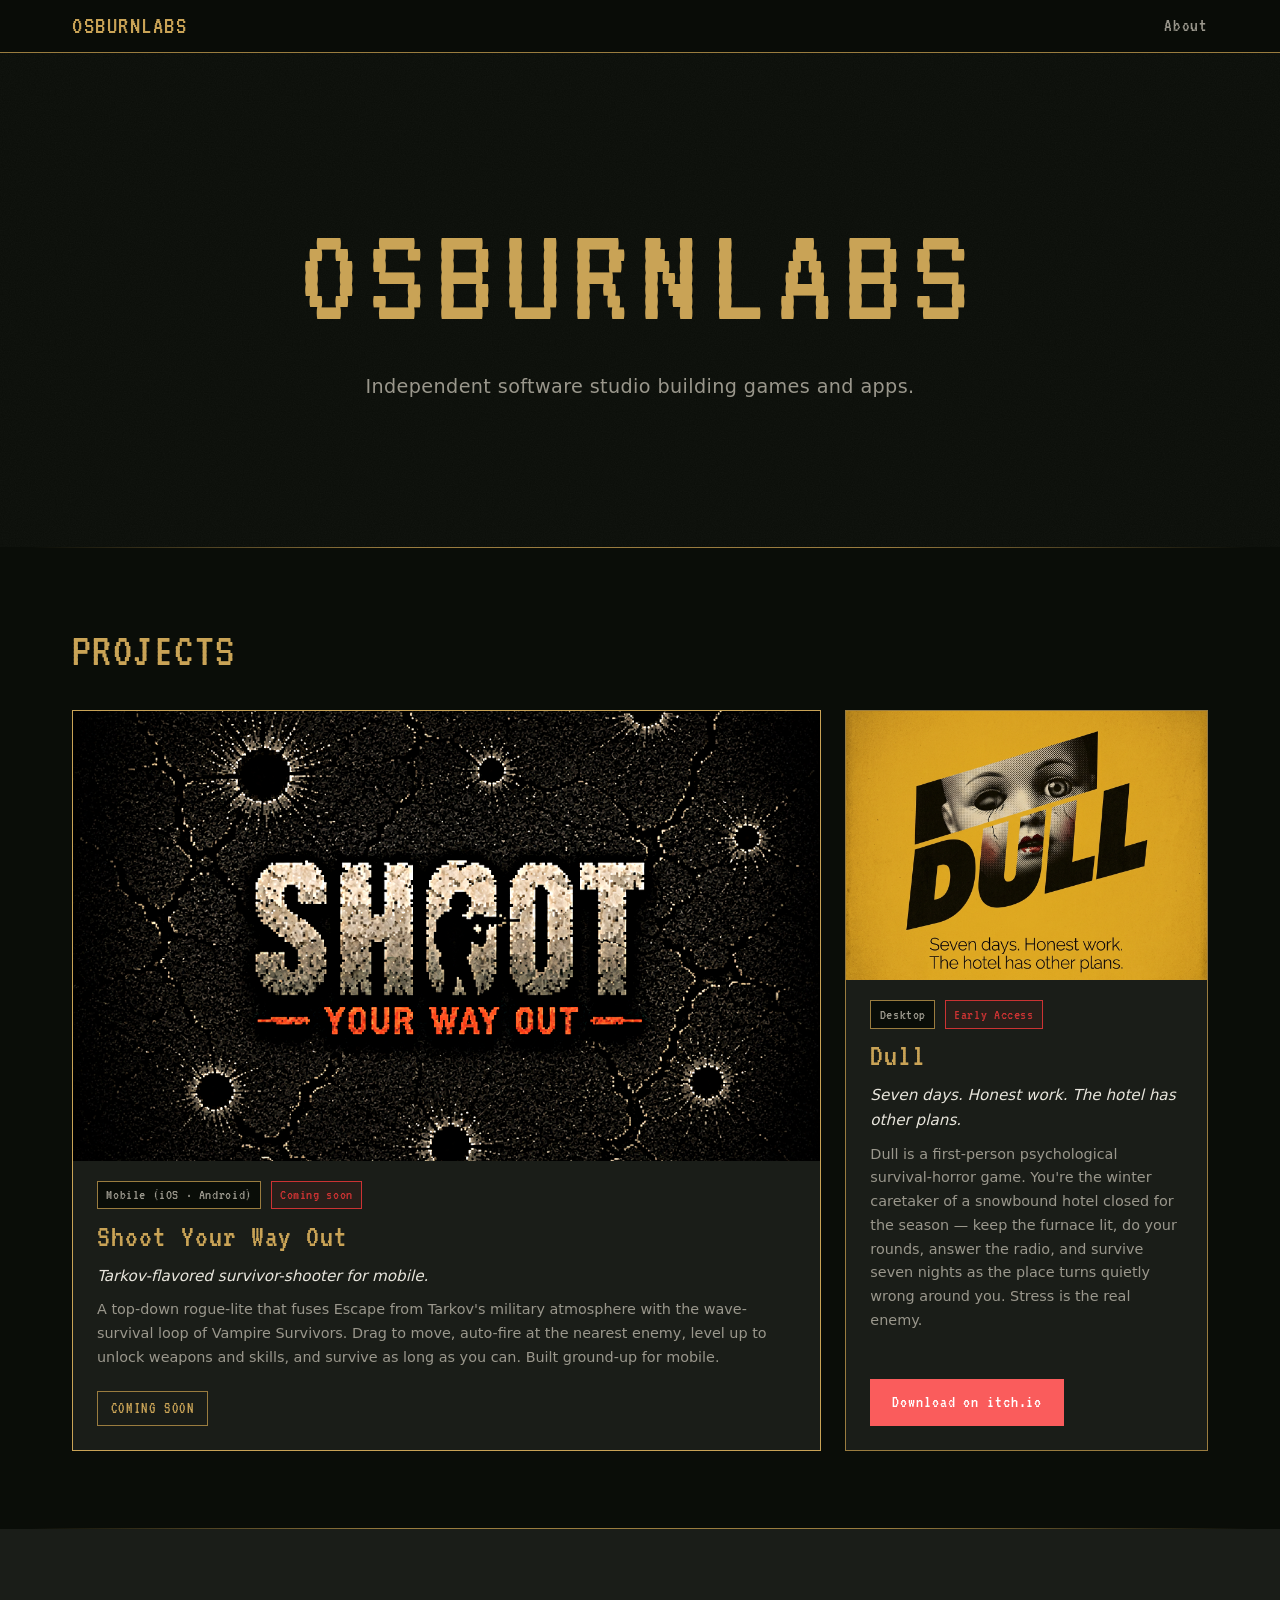
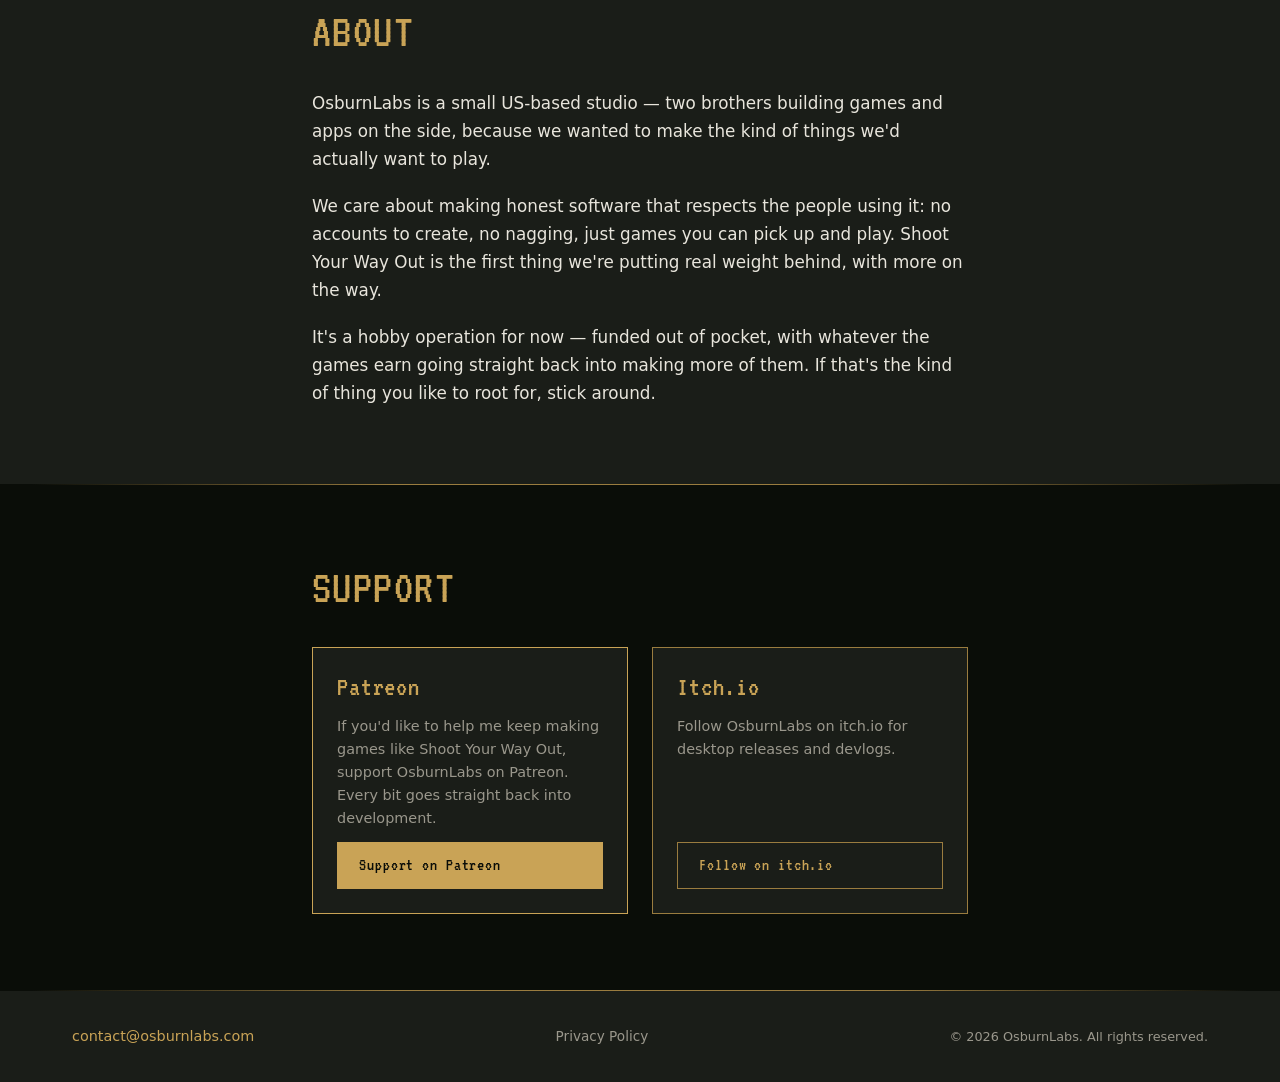
<file: index.html>
<!DOCTYPE html>
<html lang="en">
<head>
  <meta charset="UTF-8" />
  <meta name="viewport" content="width=device-width, initial-scale=1.0" />
  <title>OsburnLabs — Independent Software Studio</title>
  <meta name="description" content="OsburnLabs is a small independent software studio building games and apps." />

  <!-- Open Graph -->
  <meta property="og:title" content="OsburnLabs — Independent Software Studio" />
  <meta property="og:description" content="Small indie studio building games and apps. Shoot Your Way Out — Tarkov-flavored mobile survivor-shooter." />
  <meta property="og:type" content="website" />
  <meta property="og:url" content="https://osburnlabs.com" />
  <meta property="og:image" content="https://osburnlabs.com/assets/images/og-image.png" />

  <!-- Favicon -->
  <link rel="icon" type="image/svg+xml" href="assets/favicon.svg" />

  <!-- Fonts -->
  <link rel="preconnect" href="https://fonts.googleapis.com" />
  <link rel="preconnect" href="https://fonts.gstatic.com" crossorigin />
  <link href="https://fonts.googleapis.com/css2?family=VT323&display=swap" rel="stylesheet" />

  <!-- Styles -->
  <link rel="stylesheet" href="styles/main.css" />
</head>
<body>

  <!-- ─── NAV ─── -->
  <nav class="nav" aria-label="Site navigation">
    <div class="nav-inner">
      <a href="#hero" class="nav-logo" aria-label="OsburnLabs home">OSBURNLABS</a>
      <a href="#about" class="nav-link">About</a>
    </div>
  </nav>

  <!-- ─── HERO ─── -->
  <section id="hero" class="hero">
    <div class="container">
      <!-- Swap this h1 for an <img> tag when the final logo is ready -->
      <h1 class="hero-title">OSBURNLABS</h1>
      <p class="hero-tagline">Independent software studio building games and apps.</p>
    </div>
  </section>

  <div class="divider" aria-hidden="true"></div>

  <!-- ─── PROJECTS ─── -->
  <section id="projects" class="section">
    <div class="container">
      <h2 class="section-heading">Projects</h2>
      <div class="project-grid">

        <!-- Card A: Shoot Your Way Out (flagship — featured 2-column on desktop) -->
        <article class="project-card project-card--featured">
          <div class="project-card-hero">
            <!-- Drop sywo-logo.png into assets/images/ when ready -->
            <img src="assets/images/sywo-logo.png" alt="Shoot Your Way Out cover art" />
          </div>
          <div class="project-card-body">
            <div class="project-card-meta">
              <span class="project-tag">Mobile (iOS · Android)</span>
              <span class="project-status">Coming soon</span>
            </div>
            <h3 class="project-card-title">Shoot Your Way Out</h3>
            <p class="project-card-tagline">Tarkov-flavored survivor-shooter for mobile.</p>
            <p class="project-card-desc">A top-down rogue-lite that fuses Escape from Tarkov's military atmosphere with the wave-survival loop of Vampire Survivors. Drag to move, auto-fire at the nearest enemy, level up to unlock weapons and skills, and survive as long as you can. Built ground-up for mobile.</p>
            <div class="project-card-actions">
              <span class="project-coming-soon-badge">Coming Soon</span>
              <!-- Store badge slots — uncomment and add links once store listings exist:
              <a href="#" class="btn btn--store">
                <img src="assets/images/badge-appstore.svg" alt="Download on the App Store" />
              </a>
              <a href="#" class="btn btn--store">
                <img src="assets/images/badge-googleplay.svg" alt="Get it on Google Play" />
              </a>
              -->
            </div>
          </div>
        </article>

        <!-- Card B: Dull (secondary — early/live release) -->
        <article class="project-card">
          <div class="project-card-hero">
            <!-- Drop dull-logo.png into assets/images/ when ready -->
            <img src="assets/images/dull-logo.png" alt="Dull cover art" />
          </div>
          <div class="project-card-body">
            <div class="project-card-meta">
              <span class="project-tag">Desktop</span>
              <span class="project-status">Early Access</span>
            </div>
            <h3 class="project-card-title">Dull</h3>
            <p class="project-card-tagline">Seven days. Honest work. The hotel has other plans.</p>
            <p class="project-card-desc">Dull is a first-person psychological survival-horror game. You're the winter caretaker of a snowbound hotel closed for the season — keep the furnace lit, do your rounds, answer the radio, and survive seven nights as the place turns quietly wrong around you. Stress is the real enemy.</p>
            <div class="project-card-actions">
              <a href="https://osburnlabs.itch.io/dull" class="btn btn--itch" aria-label="Download Dull on itch.io" target="_blank" rel="noopener">
                Download on itch.io
              </a>
            </div>
          </div>
        </article>

        <!-- Third card slot — add new project card here when ready, no grid rework needed -->

      </div>
    </div>
  </section>

  <div class="divider" aria-hidden="true"></div>

  <!-- ─── ABOUT ─── -->
  <section id="about" class="section section--alt">
    <div class="container container--narrow">
      <h2 class="section-heading">About</h2>
      <div class="about-copy">
        <p>OsburnLabs is a small US-based studio — two brothers building games and apps on the side, because we wanted to make the kind of things we'd actually want to play.</p>
        <p>We care about making honest software that respects the people using it: no accounts to create, no nagging, just games you can pick up and play. Shoot Your Way Out is the first thing we're putting real weight behind, with more on the way.</p>
        <p>It's a hobby operation for now — funded out of pocket, with whatever the games earn going straight back into making more of them. If that's the kind of thing you like to root for, stick around.</p>
      </div>
    </div>
  </section>

  <div class="divider" aria-hidden="true"></div>

  <!-- ─── SUPPORT ─── -->
  <section id="support" class="section">
    <div class="container container--narrow">
      <h2 class="section-heading">Support</h2>
      <div class="support-grid">

        <div class="support-card support-card--primary">
          <h3 class="support-card-heading">Patreon</h3>
          <p class="support-card-body">If you'd like to help me keep making games like Shoot Your Way Out, support OsburnLabs on Patreon. Every bit goes straight back into development.</p>
          <a href="https://www.patreon.com/cw/OsburnLabs" class="btn btn--gold" aria-label="Support OsburnLabs on Patreon" target="_blank" rel="noopener">Support on Patreon</a>
        </div>

        <div class="support-card">
          <h3 class="support-card-heading">Itch.io</h3>
          <p class="support-card-body">Follow OsburnLabs on itch.io for desktop releases and devlogs.</p>
          <a href="https://osburnlabs.itch.io/" class="btn btn--outline" aria-label="Follow OsburnLabs on itch.io" target="_blank" rel="noopener">Follow on itch.io</a>
        </div>

        <!-- Future slot: Discord / mailing list — add card here when ready -->

      </div>
    </div>
  </section>

  <div class="divider" aria-hidden="true"></div>

  <!-- ─── FOOTER ─── -->
  <footer class="footer">
    <div class="container">
      <div class="footer-inner">
        <p class="footer-contact">
          <a href="mailto:contact@osburnlabs.com">contact@osburnlabs.com</a>
        </p>
        <nav class="footer-nav" aria-label="Footer navigation">
          <a href="privacy.html">Privacy Policy</a>
        </nav>
        <p class="footer-copy">&copy; 2026 OsburnLabs. All rights reserved.</p>
      </div>
    </div>
  </footer>

</body>
</html>
</file>
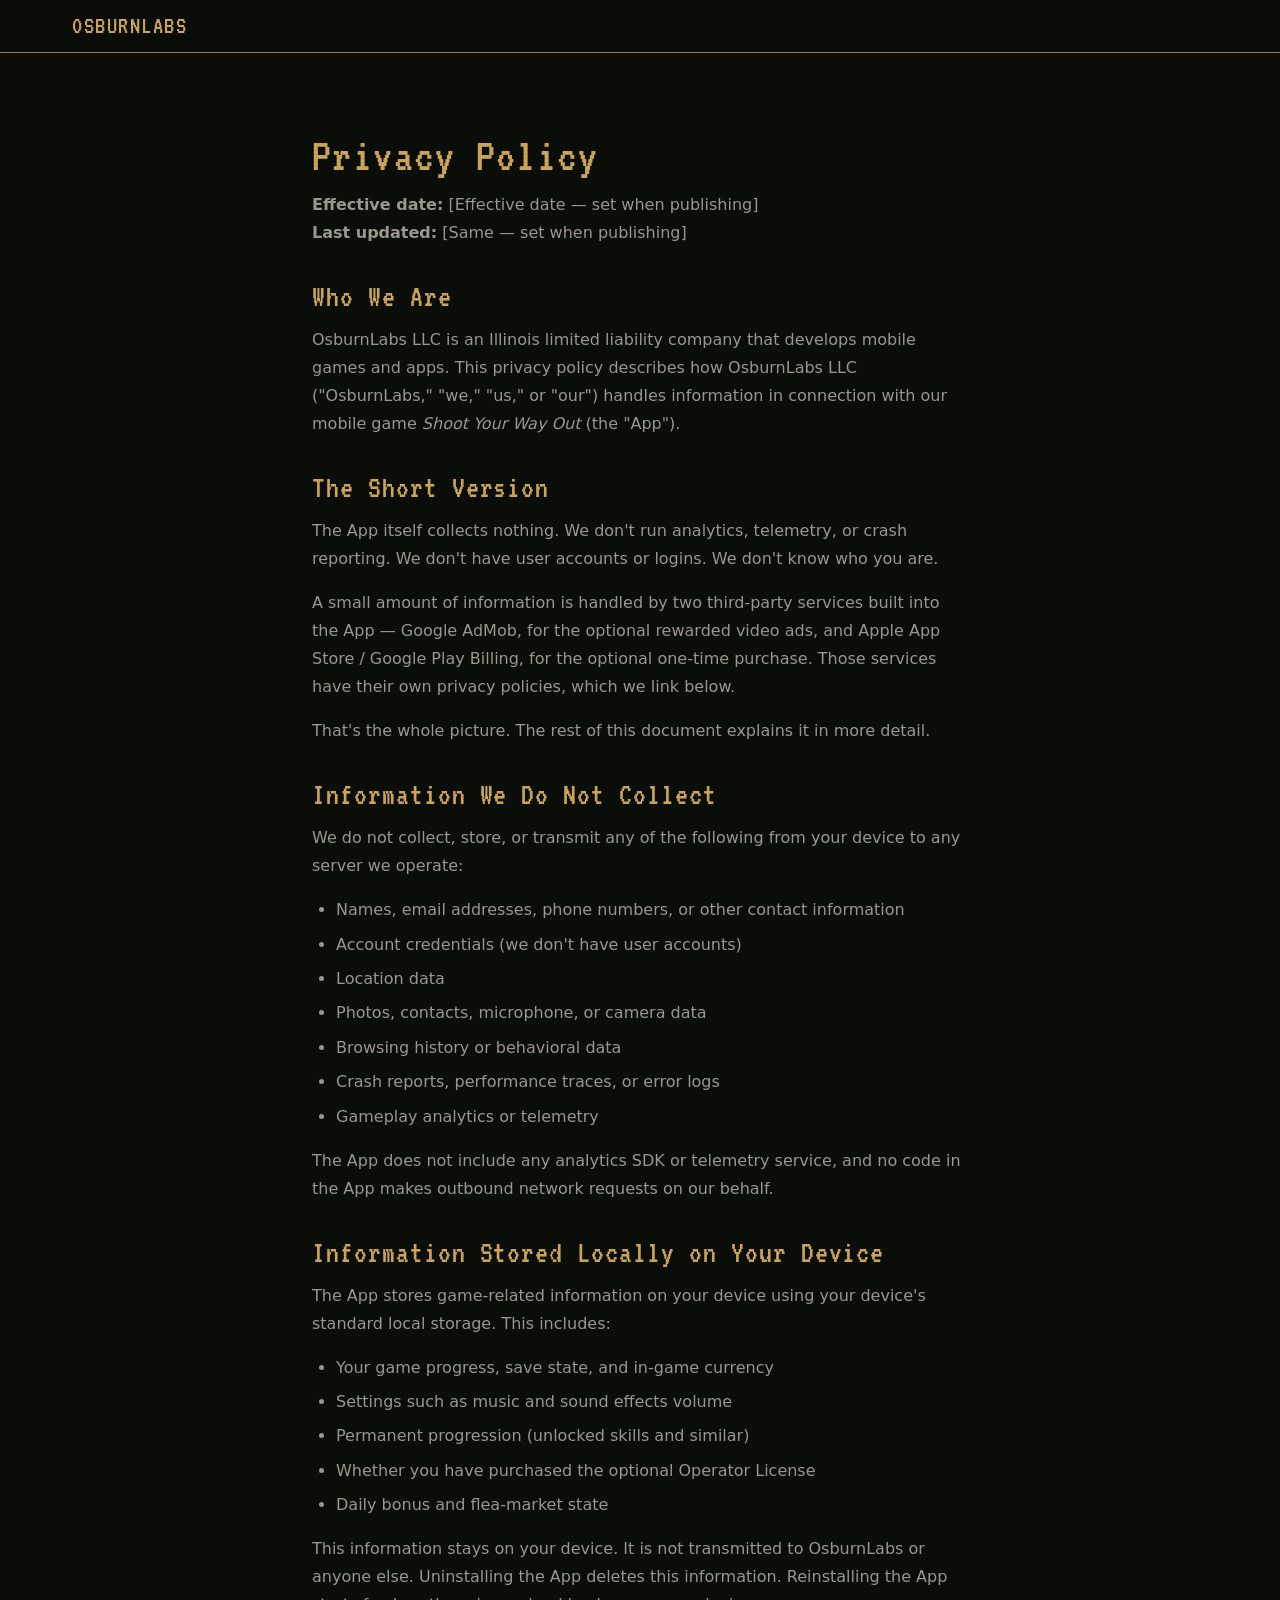
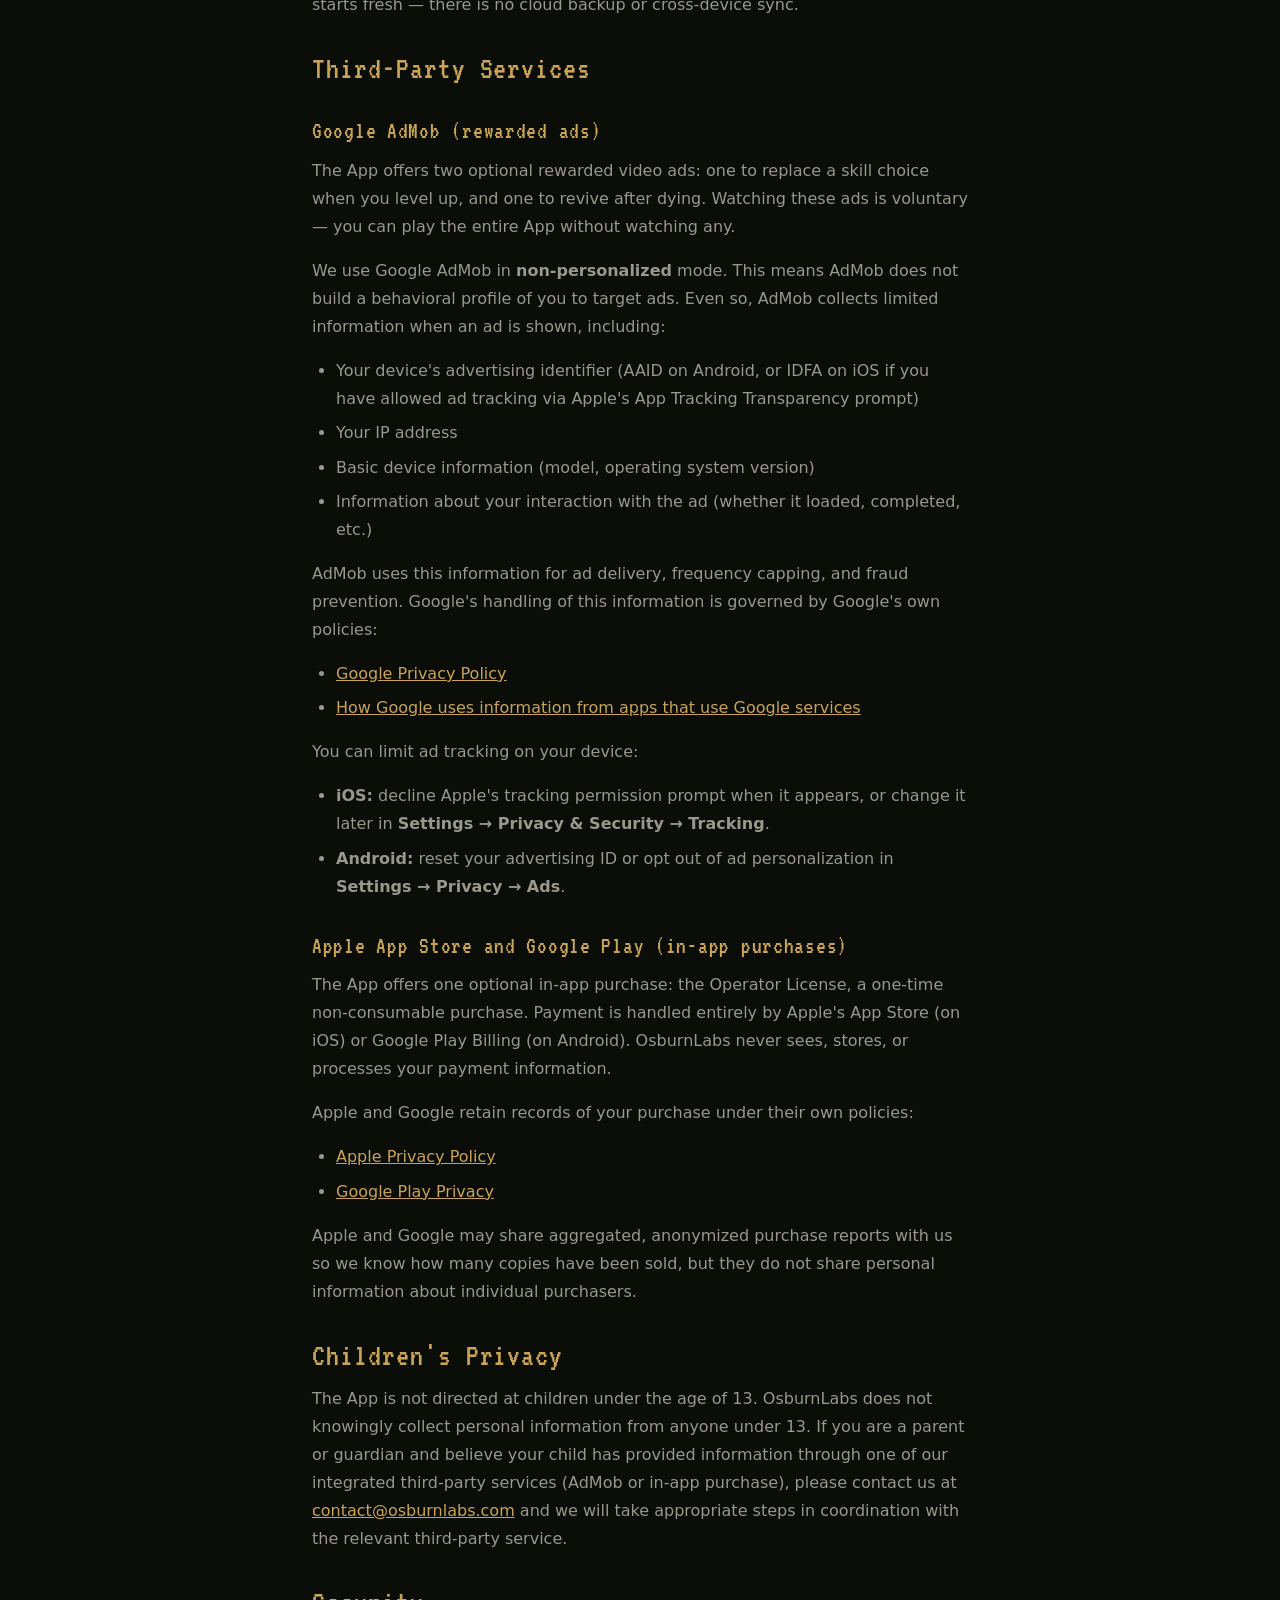
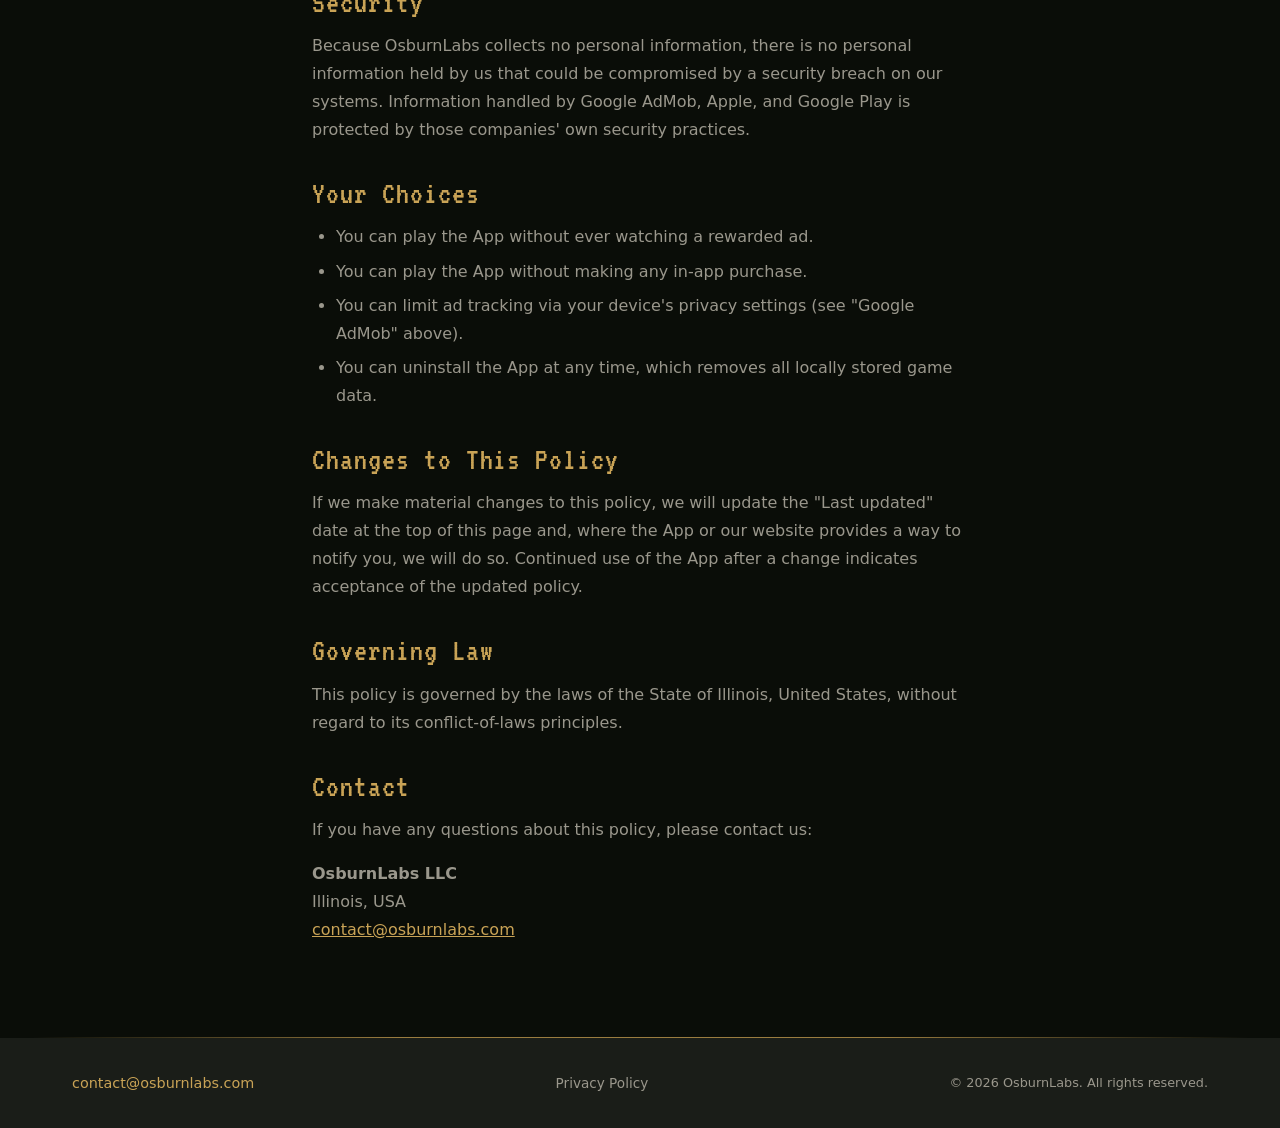
<file: privacy.html>
<!DOCTYPE html>
<html lang="en">
<head>
  <meta charset="UTF-8" />
  <meta name="viewport" content="width=device-width, initial-scale=1.0" />
  <title>Privacy Policy — OsburnLabs</title>
  <meta name="description" content="Privacy policy for OsburnLabs and its applications." />
  <meta name="robots" content="noindex" />

  <!-- Favicon -->
  <link rel="icon" type="image/svg+xml" href="assets/favicon.svg" />

  <!-- Fonts -->
  <link rel="preconnect" href="https://fonts.googleapis.com" />
  <link rel="preconnect" href="https://fonts.gstatic.com" crossorigin />
  <link href="https://fonts.googleapis.com/css2?family=VT323&display=swap" rel="stylesheet" />

  <!-- Styles -->
  <link rel="stylesheet" href="styles/main.css" />
</head>
<body>

  <!-- ─── NAV ─── -->
  <nav class="nav" aria-label="Site navigation">
    <div class="nav-inner">
      <a href="index.html" class="nav-logo" aria-label="OsburnLabs home">OSBURNLABS</a>
    </div>
  </nav>

  <!-- ─── CONTENT ─── -->
  <main class="section">
    <div class="container container--narrow">
      <h1 class="privacy-title">Privacy Policy</h1>

      <div class="privacy-body">

        <p><strong>Effective date:</strong> [Effective date — set when publishing]<br />
        <strong>Last updated:</strong> [Same — set when publishing]</p>

        <h2>Who We Are</h2>
        <p>OsburnLabs LLC is an Illinois limited liability company that develops mobile games and apps. This privacy policy describes how OsburnLabs LLC ("OsburnLabs," "we," "us," or "our") handles information in connection with our mobile game <em>Shoot Your Way Out</em> (the "App").</p>

        <h2>The Short Version</h2>
        <p>The App itself collects nothing. We don't run analytics, telemetry, or crash reporting. We don't have user accounts or logins. We don't know who you are.</p>
        <p>A small amount of information is handled by two third-party services built into the App — Google AdMob, for the optional rewarded video ads, and Apple App Store / Google Play Billing, for the optional one-time purchase. Those services have their own privacy policies, which we link below.</p>
        <p>That's the whole picture. The rest of this document explains it in more detail.</p>

        <h2>Information We Do Not Collect</h2>
        <p>We do not collect, store, or transmit any of the following from your device to any server we operate:</p>
        <ul>
          <li>Names, email addresses, phone numbers, or other contact information</li>
          <li>Account credentials (we don't have user accounts)</li>
          <li>Location data</li>
          <li>Photos, contacts, microphone, or camera data</li>
          <li>Browsing history or behavioral data</li>
          <li>Crash reports, performance traces, or error logs</li>
          <li>Gameplay analytics or telemetry</li>
        </ul>
        <p>The App does not include any analytics SDK or telemetry service, and no code in the App makes outbound network requests on our behalf.</p>

        <h2>Information Stored Locally on Your Device</h2>
        <p>The App stores game-related information on your device using your device's standard local storage. This includes:</p>
        <ul>
          <li>Your game progress, save state, and in-game currency</li>
          <li>Settings such as music and sound effects volume</li>
          <li>Permanent progression (unlocked skills and similar)</li>
          <li>Whether you have purchased the optional Operator License</li>
          <li>Daily bonus and flea-market state</li>
        </ul>
        <p>This information stays on your device. It is not transmitted to OsburnLabs or anyone else. Uninstalling the App deletes this information. Reinstalling the App starts fresh — there is no cloud backup or cross-device sync.</p>

        <h2>Third-Party Services</h2>

        <h3>Google AdMob (rewarded ads)</h3>
        <p>The App offers two optional rewarded video ads: one to replace a skill choice when you level up, and one to revive after dying. Watching these ads is voluntary — you can play the entire App without watching any.</p>
        <p>We use Google AdMob in <strong>non-personalized</strong> mode. This means AdMob does not build a behavioral profile of you to target ads. Even so, AdMob collects limited information when an ad is shown, including:</p>
        <ul>
          <li>Your device's advertising identifier (AAID on Android, or IDFA on iOS if you have allowed ad tracking via Apple's App Tracking Transparency prompt)</li>
          <li>Your IP address</li>
          <li>Basic device information (model, operating system version)</li>
          <li>Information about your interaction with the ad (whether it loaded, completed, etc.)</li>
        </ul>
        <p>AdMob uses this information for ad delivery, frequency capping, and fraud prevention. Google's handling of this information is governed by Google's own policies:</p>
        <ul>
          <li><a href="https://policies.google.com/privacy" target="_blank" rel="noopener">Google Privacy Policy</a></li>
          <li><a href="https://policies.google.com/technologies/partner-sites" target="_blank" rel="noopener">How Google uses information from apps that use Google services</a></li>
        </ul>
        <p>You can limit ad tracking on your device:</p>
        <ul>
          <li><strong>iOS:</strong> decline Apple's tracking permission prompt when it appears, or change it later in <strong>Settings → Privacy &amp; Security → Tracking</strong>.</li>
          <li><strong>Android:</strong> reset your advertising ID or opt out of ad personalization in <strong>Settings → Privacy → Ads</strong>.</li>
        </ul>

        <h3>Apple App Store and Google Play (in-app purchases)</h3>
        <p>The App offers one optional in-app purchase: the Operator License, a one-time non-consumable purchase. Payment is handled entirely by Apple's App Store (on iOS) or Google Play Billing (on Android). OsburnLabs never sees, stores, or processes your payment information.</p>
        <p>Apple and Google retain records of your purchase under their own policies:</p>
        <ul>
          <li><a href="https://www.apple.com/legal/privacy/" target="_blank" rel="noopener">Apple Privacy Policy</a></li>
          <li><a href="https://play.google.com/intl/en_us/about/play-terms/" target="_blank" rel="noopener">Google Play Privacy</a></li>
        </ul>
        <p>Apple and Google may share aggregated, anonymized purchase reports with us so we know how many copies have been sold, but they do not share personal information about individual purchasers.</p>

        <h2>Children's Privacy</h2>
        <p>The App is not directed at children under the age of 13. OsburnLabs does not knowingly collect personal information from anyone under 13. If you are a parent or guardian and believe your child has provided information through one of our integrated third-party services (AdMob or in-app purchase), please contact us at <a href="mailto:contact@osburnlabs.com">contact@osburnlabs.com</a> and we will take appropriate steps in coordination with the relevant third-party service.</p>

        <h2>Security</h2>
        <p>Because OsburnLabs collects no personal information, there is no personal information held by us that could be compromised by a security breach on our systems. Information handled by Google AdMob, Apple, and Google Play is protected by those companies' own security practices.</p>

        <h2>Your Choices</h2>
        <ul>
          <li>You can play the App without ever watching a rewarded ad.</li>
          <li>You can play the App without making any in-app purchase.</li>
          <li>You can limit ad tracking via your device's privacy settings (see "Google AdMob" above).</li>
          <li>You can uninstall the App at any time, which removes all locally stored game data.</li>
        </ul>

        <h2>Changes to This Policy</h2>
        <p>If we make material changes to this policy, we will update the "Last updated" date at the top of this page and, where the App or our website provides a way to notify you, we will do so. Continued use of the App after a change indicates acceptance of the updated policy.</p>

        <h2>Governing Law</h2>
        <p>This policy is governed by the laws of the State of Illinois, United States, without regard to its conflict-of-laws principles.</p>

        <h2>Contact</h2>
        <p>If you have any questions about this policy, please contact us:</p>
        <p><strong>OsburnLabs LLC</strong><br />
        Illinois, USA<br />
        <a href="mailto:contact@osburnlabs.com">contact@osburnlabs.com</a></p>

      </div>
    </div>
  </main>

  <div class="divider" aria-hidden="true"></div>

  <!-- ─── FOOTER ─── -->
  <footer class="footer">
    <div class="container">
      <div class="footer-inner">
        <p class="footer-contact">
          <a href="mailto:contact@osburnlabs.com">contact@osburnlabs.com</a>
        </p>
        <nav class="footer-nav" aria-label="Footer navigation">
          <a href="privacy.html">Privacy Policy</a>
        </nav>
        <p class="footer-copy">&copy; 2026 OsburnLabs. All rights reserved.</p>
      </div>
    </div>
  </footer>

</body>
</html>
</file>
<file: styles/main.css>
/* ═══════════════════════════════════════════
   OsburnLabs — main.css
   Palette and typography locked to Shoot Your Way Out brand.
   ═══════════════════════════════════════════ */

/* ─── Custom properties ─── */
:root {
  --clr-bg:         #0a0d08;
  --clr-surface:    #1a1d18;
  --clr-gold:       #c9a356;
  --clr-gold-dark:  #9a7c3f;
  --clr-text:       #e8e5dc;
  --clr-text-muted: #9a978c;
  --clr-danger:     #cc3333;

  --font-heading: 'VT323', monospace;
  --font-body:    system-ui, -apple-system, 'Segoe UI', Roboto, sans-serif;

  --container-max:    1200px;
  --container-narrow: 720px;
  --section-pad:      clamp(3rem, 6vw, 5rem);
  --px:               clamp(1rem, 5vw, 2rem);
}

/* ─── Reset ─── */
*, *::before, *::after {
  box-sizing: border-box;
  margin: 0;
  padding: 0;
}

html {
  scroll-behavior: smooth;
}

body {
  background-color: var(--clr-bg);
  color: var(--clr-text);
  font-family: var(--font-body);
  font-size: 1rem;
  line-height: 1.65;
  -webkit-font-smoothing: antialiased;
}

img {
  display: block;
  max-width: 100%;
}

a {
  color: var(--clr-gold);
  text-decoration: none;
  transition: color 150ms;
}

a:hover {
  color: var(--clr-gold-dark);
}

a:focus-visible {
  outline: 2px solid var(--clr-gold);
  outline-offset: 3px;
}

/* ─── Typography ─── */
h1, h2, h3, h4 {
  font-family: var(--font-heading);
  font-weight: 400;
  line-height: 1.1;
  color: var(--clr-gold);
  letter-spacing: 0.03em;
}

/* ─── Layout ─── */
.container {
  width: 100%;
  max-width: var(--container-max);
  margin-inline: auto;
  padding-inline: var(--px);
}

.container--narrow {
  max-width: var(--container-narrow);
}

/* ─── Sticky nav ─── */
.nav {
  position: sticky;
  top: 0;
  z-index: 100;
  background-color: rgba(10, 13, 8, 0.93);
  backdrop-filter: blur(6px);
  -webkit-backdrop-filter: blur(6px);
  border-bottom: 1px solid var(--clr-gold-dark);
}

.nav-inner {
  max-width: var(--container-max);
  margin-inline: auto;
  padding-inline: var(--px);
  height: 3.25rem;
  display: flex;
  align-items: center;
  justify-content: space-between;
}

.nav-logo {
  font-family: var(--font-heading);
  font-size: 1.6rem;
  color: var(--clr-gold);
  letter-spacing: 0.06em;
}

.nav-logo:hover {
  color: var(--clr-text);
}

.nav-link {
  font-family: var(--font-heading);
  font-size: 1.2rem;
  color: var(--clr-text-muted);
  letter-spacing: 0.04em;
}

.nav-link:hover {
  color: var(--clr-gold);
}

/* ─── Hero ─── */
.hero {
  padding-block: clamp(5rem, 12vw, 9rem);
  text-align: center;
  position: relative;
  overflow: hidden;
}

/* Subtle grain overlay — SVG noise filter, very faint */
.hero::before {
  content: '';
  position: absolute;
  inset: 0;
  background-image: url("data:image/svg+xml,%3Csvg xmlns='http://www.w3.org/2000/svg' width='250' height='250'%3E%3Cfilter id='n'%3E%3CfeTurbulence type='fractalNoise' baseFrequency='0.85' numOctaves='4' stitchTiles='stitch'/%3E%3CfeColorMatrix type='saturate' values='0'/%3E%3C/filter%3E%3Crect width='250' height='250' filter='url(%23n)' opacity='0.04'/%3E%3C/svg%3E");
  pointer-events: none;
}

.hero-title {
  font-family: var(--font-heading);
  font-size: clamp(3.5rem, 14vw, 9rem);
  color: var(--clr-gold);
  letter-spacing: 0.07em;
  position: relative;
}

.hero-tagline {
  margin-top: 1rem;
  font-size: clamp(0.95rem, 2.5vw, 1.2rem);
  color: var(--clr-text-muted);
  letter-spacing: 0.02em;
  position: relative;
}

/* ─── Section dividers ─── */
.divider {
  height: 1px;
  background: linear-gradient(
    to right,
    transparent,
    var(--clr-gold-dark) 30%,
    var(--clr-gold-dark) 70%,
    transparent
  );
  margin-inline: var(--px);
}

/* ─── Sections ─── */
.section {
  padding-block: var(--section-pad);
}

.section--alt {
  background-color: var(--clr-surface);
}

.section-heading {
  font-size: clamp(2rem, 5vw, 3rem);
  text-transform: uppercase;
  margin-bottom: 2rem;
}

/* ─── Project grid ─── */
.project-grid {
  display: grid;
  grid-template-columns: 1fr;
  gap: 1.5rem;
}

@media (min-width: 768px) {
  .project-grid {
    grid-template-columns: repeat(2, 1fr);
  }
}

@media (min-width: 1024px) {
  .project-grid {
    grid-template-columns: repeat(3, 1fr);
  }
}

/* ─── Project card ─── */
.project-card {
  background-color: var(--clr-surface);
  border: 1px solid var(--clr-gold-dark);
  display: flex;
  flex-direction: column;
  gap: 0;
  overflow: hidden;
  transition: border-color 200ms;
}

.project-card:hover {
  border-color: var(--clr-gold);
}

/* Featured card gets gold border and spans 2 cols on desktop */
.project-card--featured {
  border-color: var(--clr-gold);
}

@media (min-width: 1024px) {
  .project-card--featured {
    grid-column: span 2;
    /* Image-on-top layout: always column, even at desktop widths */
  }
}

/* ─── Cover-image hero ─── */
.project-card-hero {
  width: 100%;
  flex-shrink: 0;
  /* Dull: native 1200×896 — displays uncropped at its natural ratio */
  aspect-ratio: 1200 / 896;
}

.project-card--featured .project-card-hero {
  /* SYWO: native 1024×1024 square */
  aspect-ratio: 1 / 1;
  /* On wide screens the full square would be ~750px tall — cap it */
  max-height: 450px;
}

.project-card-hero img {
  width: 100%;
  height: 100%;
  object-fit: cover;
  object-position: center;
  display: block;
}

.project-card-body {
  display: flex;
  flex-direction: column;
  gap: 0.6rem;
  flex: 1;
  padding: 1.25rem 1.5rem 1.5rem;
}

.project-card-meta {
  display: flex;
  align-items: center;
  gap: 0.6rem;
  flex-wrap: wrap;
}

.project-tag {
  font-family: var(--font-heading);
  font-size: 0.95rem;
  color: var(--clr-text-muted);
  background-color: var(--clr-bg);
  border: 1px solid var(--clr-gold-dark);
  padding: 0.05em 0.55em;
  letter-spacing: 0.04em;
}

.project-status {
  font-family: var(--font-heading);
  font-size: 0.95rem;
  color: var(--clr-danger);
  background-color: rgba(204, 51, 51, 0.08);
  border: 1px solid var(--clr-danger);
  padding: 0.05em 0.55em;
  letter-spacing: 0.04em;
}

.project-card-title {
  font-size: clamp(1.5rem, 3vw, 2rem);
}

.project-card-tagline {
  color: var(--clr-text);
  font-style: italic;
  font-size: 0.95rem;
}

.project-card-desc {
  color: var(--clr-text-muted);
  font-size: 0.9rem;
}

.project-card-actions {
  margin-top: auto;
  padding-top: 0.75rem;
  display: flex;
  flex-wrap: wrap;
  gap: 0.75rem;
  align-items: center;
}

.project-coming-soon {
  color: var(--clr-text-muted);
  font-style: italic;
  font-size: 0.85rem;
}

.project-coming-soon-badge {
  display: inline-block;
  font-family: var(--font-heading);
  font-size: 1rem;
  letter-spacing: 0.1em;
  color: var(--clr-gold);
  border: 1px solid var(--clr-gold-dark);
  padding: 0.2em 0.8em;
  text-transform: uppercase;
  cursor: default;
}

/* ─── Buttons ─── */
.btn {
  display: inline-flex;
  align-items: center;
  gap: 0.4em;
  padding: 0.45em 1.2em;
  font-family: var(--font-heading);
  font-size: 1.1rem;
  letter-spacing: 0.05em;
  border: 1px solid transparent;
  cursor: pointer;
  transition: background-color 150ms, color 150ms, border-color 150ms;
  text-decoration: none;
  white-space: nowrap;
}

/* Gold — primary CTA */
.btn--gold {
  background-color: var(--clr-gold);
  color: var(--clr-bg);
  border-color: var(--clr-gold);
}

.btn--gold:hover {
  background-color: var(--clr-gold-dark);
  border-color: var(--clr-gold-dark);
  color: var(--clr-text);
}

/* Itch.io brand */
.btn--itch {
  background-color: #fa5c5c;
  color: #fff;
  border-color: #fa5c5c;
}

.btn--itch:hover {
  background-color: #d94f4f;
  border-color: #d94f4f;
  color: #fff;
}

/* Outline — secondary */
.btn--outline {
  background-color: transparent;
  color: var(--clr-gold);
  border-color: var(--clr-gold-dark);
}

.btn--outline:hover {
  border-color: var(--clr-gold);
  background-color: rgba(201, 163, 86, 0.07);
}

/* ─── About ─── */
.about-copy p {
  font-size: 1.05rem;
  color: var(--clr-text);
  margin-bottom: 1.25rem;
}

.about-copy p:last-child {
  margin-bottom: 0;
}

/* ─── Support ─── */
.support-grid {
  display: grid;
  grid-template-columns: 1fr;
  gap: 1.5rem;
}

@media (min-width: 600px) {
  .support-grid {
    grid-template-columns: repeat(2, 1fr);
  }
}

.support-card {
  background-color: var(--clr-surface);
  border: 1px solid var(--clr-gold-dark);
  padding: 1.5rem;
  display: flex;
  flex-direction: column;
  gap: 0.75rem;
}

.support-card--primary {
  border-color: var(--clr-gold);
}

.support-card-heading {
  font-size: 1.75rem;
  color: var(--clr-gold);
}

.support-card-body {
  color: var(--clr-text-muted);
  font-size: 0.9rem;
  flex: 1;
  line-height: 1.6;
}

/* ─── Footer ─── */
.footer {
  padding-block: 2rem;
  background-color: var(--clr-surface);
}

.footer-inner {
  display: flex;
  flex-direction: column;
  align-items: center;
  gap: 0.6rem;
  text-align: center;
}

@media (min-width: 600px) {
  .footer-inner {
    flex-direction: row;
    justify-content: space-between;
    text-align: left;
  }
}

.footer-contact a {
  font-size: 0.9rem;
  color: var(--clr-gold);
}

.footer-contact a:hover {
  color: var(--clr-text);
}

.footer-nav a {
  font-size: 0.85rem;
  color: var(--clr-text-muted);
}

.footer-nav a:hover {
  color: var(--clr-gold);
}

.footer-copy {
  font-size: 0.8rem;
  color: var(--clr-text-muted);
}

/* ─── Privacy page ─── */
.privacy-title {
  font-size: clamp(2rem, 5vw, 3rem);
  margin-bottom: 0.5rem;
}

.privacy-updated {
  color: var(--clr-text-muted);
  font-size: 0.85rem;
  margin-bottom: 2.5rem;
  padding-bottom: 1.5rem;
  border-bottom: 1px solid var(--clr-gold-dark);
}

.privacy-body {
  color: var(--clr-text);
  font-size: 1rem;
  line-height: 1.75;
}

.privacy-body h2,
.privacy-body h3 {
  margin-top: 2rem;
  margin-bottom: 0.75rem;
}

.privacy-body h2 { font-size: clamp(1.4rem, 3vw, 2rem); }
.privacy-body h3 { font-size: clamp(1.1rem, 2.5vw, 1.5rem); }

.privacy-body p {
  margin-bottom: 1rem;
  color: var(--clr-text-muted);
}

.privacy-body ul,
.privacy-body ol {
  padding-left: 1.5rem;
  margin-bottom: 1rem;
  color: var(--clr-text-muted);
}

.privacy-body li {
  margin-bottom: 0.4rem;
}

.privacy-body a {
  color: var(--clr-gold);
  text-decoration: underline;
}

.privacy-placeholder {
  color: var(--clr-text-muted);
  border: 1px dashed var(--clr-gold-dark);
  padding: 2.5rem;
  text-align: center;
  font-style: italic;
}
</file>
